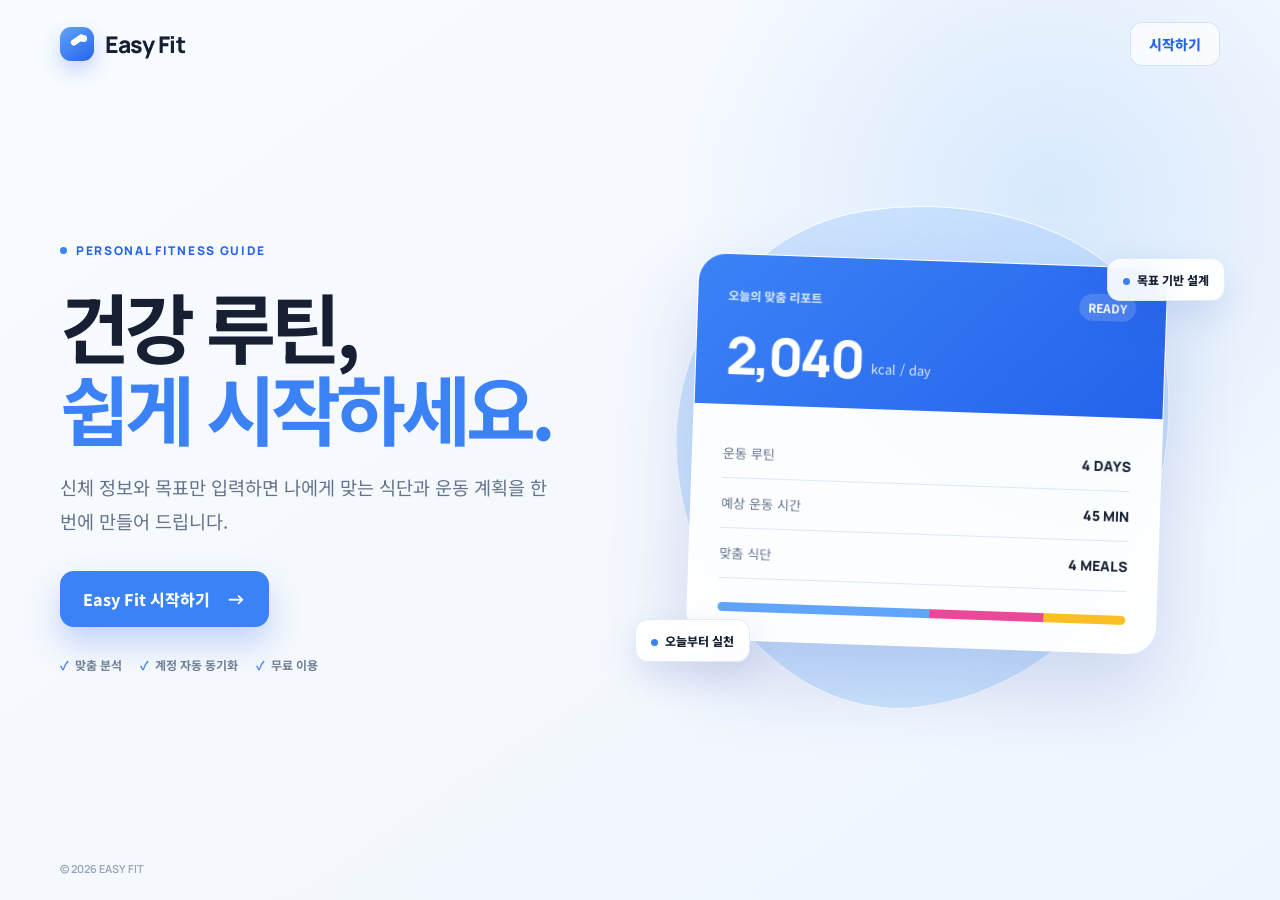
<file: index.html>
<!DOCTYPE html>
<html lang="ko">
<head>
    <meta charset="UTF-8">
    <meta name="viewport" content="width=device-width, initial-scale=1.0">
    <meta name="description" content="신체 정보와 목표를 바탕으로 식단과 운동 루틴을 설계하는 Easy Fit">
    <title>Easy Fit | 나에게 맞는 건강 루틴</title>
    <link rel="preconnect" href="https://fonts.googleapis.com">
    <link rel="preconnect" href="https://fonts.gstatic.com" crossorigin>
    <link href="https://fonts.googleapis.com/css2?family=Manrope:wght@600;700;800&family=Noto+Sans+KR:wght@400;500;600;700;800&display=swap" rel="stylesheet">
    <style>
        :root {
            --primary: #3b82f6;
            --primary-dark: #2563eb;
            --ink: #172033;
            --muted: #64748b;
            --line: #dbe7f6;
            --surface: #ffffff;
            --background: #f4f8fd;
        }

        * { box-sizing: border-box; }
        html { scroll-behavior: smooth; }
        body {
            min-height: 100vh;
            margin: 0;
            overflow-x: hidden;
            background:
                radial-gradient(circle at 82% 22%, rgba(147, 197, 253, 0.3), transparent 29%),
                linear-gradient(145deg, #f8fbff 0%, var(--background) 62%, #edf5ff 100%);
            color: var(--ink);
            font-family: "Noto Sans KR", sans-serif;
        }

        a { color: inherit; text-decoration: none; }
        .shell { width: min(1160px, calc(100% - 48px)); margin: 0 auto; }

        .site-header {
            display: flex;
            align-items: center;
            justify-content: space-between;
            height: 88px;
        }

        .brand {
            display: inline-flex;
            align-items: center;
            gap: 11px;
            font: 800 23px/1 "Manrope", sans-serif;
            letter-spacing: -0.04em;
        }

        .brand-mark {
            position: relative;
            width: 34px;
            height: 34px;
            overflow: hidden;
            border-radius: 11px;
            background: linear-gradient(145deg, #60a5fa, var(--primary-dark));
            box-shadow: 0 9px 20px rgba(37, 99, 235, 0.24);
        }

        .brand-mark::before,
        .brand-mark::after {
            position: absolute;
            content: "";
            border-radius: 99px;
            background: white;
        }

        .brand-mark::before { width: 15px; height: 6px; top: 10px; left: 10px; transform: rotate(-35deg); }
        .brand-mark::after { width: 7px; height: 7px; top: 8px; right: 7px; }

        .header-cta {
            padding: 11px 18px;
            border: 1px solid rgba(59, 130, 246, 0.2);
            border-radius: 12px;
            background: rgba(255, 255, 255, 0.72);
            color: var(--primary-dark);
            font-size: 14px;
            font-weight: 800;
            backdrop-filter: blur(12px);
            transition: transform 0.2s ease, box-shadow 0.2s ease;
        }

        .header-cta:hover { transform: translateY(-2px); box-shadow: 0 10px 24px rgba(37, 99, 235, 0.14); }

        .hero {
            display: grid;
            grid-template-columns: minmax(0, 0.92fr) minmax(440px, 1.08fr);
            align-items: center;
            gap: 76px;
            min-height: calc(100vh - 132px);
            padding: 56px 0 92px;
        }

        .eyebrow {
            display: inline-flex;
            align-items: center;
            gap: 9px;
            color: var(--primary-dark);
            font: 800 12px/1 "Manrope", sans-serif;
            letter-spacing: 0.14em;
            text-transform: uppercase;
        }

        .eyebrow::before { width: 7px; height: 7px; border-radius: 50%; background: var(--primary); content: ""; }

        h1 {
            margin: 25px 0 22px;
            font-size: clamp(48px, 6vw, 76px);
            line-height: 1.08;
            letter-spacing: -0.065em;
        }

        h1 span { color: var(--primary); }

        .hero-copy {
            max-width: 520px;
            margin: 0;
            color: var(--muted);
            font-size: clamp(16px, 1.45vw, 19px);
            line-height: 1.8;
            word-break: keep-all;
        }

        .primary-cta {
            display: inline-flex;
            align-items: center;
            gap: 16px;
            margin-top: 34px;
            padding: 16px 23px;
            border-radius: 14px;
            background: var(--primary);
            color: white;
            font-size: 16px;
            font-weight: 800;
            box-shadow: 0 16px 32px rgba(37, 99, 235, 0.25);
            transition: transform 0.2s ease, background 0.2s ease, box-shadow 0.2s ease;
        }

        .primary-cta::after { content: "→"; font: 700 20px/1 "Manrope", sans-serif; }
        .primary-cta:hover { transform: translateY(-3px); background: var(--primary-dark); box-shadow: 0 20px 36px rgba(37, 99, 235, 0.3); }

        .quick-points {
            display: flex;
            flex-wrap: wrap;
            gap: 18px;
            margin-top: 29px;
            color: #718096;
            font-size: 12px;
            font-weight: 700;
        }

        .quick-points span::before { margin-right: 6px; color: var(--primary); content: "✓"; }

        .visual {
            position: relative;
            display: grid;
            min-height: 540px;
            place-items: center;
        }

        .visual-orb {
            position: absolute;
            width: 500px;
            height: 500px;
            border: 1px solid rgba(255, 255, 255, 0.9);
            border-radius: 45% 55% 58% 42% / 48% 38% 62% 52%;
            background: linear-gradient(145deg, rgba(191, 219, 254, 0.7), rgba(147, 197, 253, 0.38));
            transform: rotate(-8deg);
        }

        .report-card {
            position: relative;
            z-index: 1;
            width: min(470px, 90%);
            overflow: hidden;
            border: 1px solid rgba(255, 255, 255, 0.9);
            border-radius: 28px;
            background: rgba(255, 255, 255, 0.9);
            box-shadow: 0 35px 80px rgba(30, 64, 175, 0.18);
            backdrop-filter: blur(20px);
            transform: rotate(2deg);
        }

        .report-top { padding: 27px 30px 25px; background: linear-gradient(135deg, #3b82f6, #2563eb); color: white; }
        .report-label { display: flex; align-items: center; justify-content: space-between; color: #dbeafe; font-size: 12px; font-weight: 700; }
        .report-label b { padding: 5px 9px; border-radius: 99px; background: rgba(255, 255, 255, 0.16); color: white; }
        .report-value { display: flex; align-items: flex-end; gap: 9px; margin-top: 22px; }
        .report-value strong { font: 800 52px/0.95 "Manrope", sans-serif; letter-spacing: -0.05em; }
        .report-value span { padding-bottom: 6px; color: #dbeafe; font-size: 13px; }

        .report-body { padding: 24px 30px 28px; }
        .report-row { display: flex; align-items: center; justify-content: space-between; padding: 15px 0; border-bottom: 1px solid var(--line); font-size: 13px; }
        .report-row span { color: var(--muted); }
        .report-row strong { font: 800 14px "Manrope", sans-serif; }
        .macro-bar { display: flex; height: 9px; margin-top: 24px; overflow: hidden; border-radius: 99px; }
        .macro-bar i:nth-child(1) { width: 52%; background: #60a5fa; }
        .macro-bar i:nth-child(2) { width: 28%; background: #ec4899; }
        .macro-bar i:nth-child(3) { width: 20%; background: #fbbf24; }

        .float-chip {
            position: absolute;
            z-index: 2;
            padding: 12px 15px;
            border: 1px solid rgba(219, 231, 246, 0.8);
            border-radius: 13px;
            background: rgba(255, 255, 255, 0.92);
            box-shadow: 0 14px 35px rgba(30, 64, 175, 0.13);
            font-size: 12px;
            font-weight: 800;
            backdrop-filter: blur(12px);
        }

        .float-chip.top { top: 74px; right: -5px; }
        .float-chip.bottom { bottom: 62px; left: 0; }
        .float-chip::before { display: inline-block; width: 7px; height: 7px; margin-right: 7px; border-radius: 50%; background: var(--primary); content: ""; }

        .site-footer {
            position: absolute;
            bottom: 24px;
            left: 50%;
            width: min(1160px, calc(100% - 48px));
            color: #94a3b8;
            font: 600 11px "Manrope", sans-serif;
            transform: translateX(-50%);
        }

        @media (max-width: 950px) {
            .hero { grid-template-columns: 1fr; gap: 20px; padding-top: 70px; text-align: center; }
            .hero-copy { margin-inline: auto; }
            .quick-points { justify-content: center; }
            .visual { min-height: 500px; }
            .site-footer { position: static; width: auto; padding: 22px 0; text-align: center; transform: none; }
        }

        @media (max-width: 560px) {
            .shell { width: min(100% - 30px, 1160px); }
            .site-header { height: 74px; }
            .header-cta { padding: 9px 12px; font-size: 12px; }
            .hero { min-height: auto; padding: 48px 0 55px; }
            h1 { margin-top: 20px; font-size: 45px; }
            .hero-copy { font-size: 15px; }
            .visual { min-height: 410px; }
            .visual-orb { width: 360px; height: 360px; }
            .report-card { width: calc(100% - 28px); border-radius: 22px; }
            .report-top { padding: 22px; }
            .report-body { padding: 19px 22px 22px; }
            .report-value strong { font-size: 42px; }
            .float-chip { padding: 9px 11px; font-size: 10px; }
            .float-chip.top { top: 34px; right: -2px; }
            .float-chip.bottom { bottom: 20px; left: -2px; }
            .quick-points { gap: 10px 14px; }
        }
    </style>
</head>
<body>
    <header class="site-header shell">
        <a class="brand" href="index.html" aria-label="Easy Fit 시작페이지">
            <span class="brand-mark" aria-hidden="true"></span>
            Easy Fit
        </a>
        <a class="header-cta" href="app.html">시작하기</a>
    </header>

    <main class="hero shell">
        <section class="hero-content">
            <span class="eyebrow">Personal fitness guide</span>
            <h1>건강 루틴,<br><span>쉽게 시작하세요.</span></h1>
            <p class="hero-copy">신체 정보와 목표만 입력하면 나에게 맞는 식단과 운동 계획을 한 번에 만들어 드립니다.</p>
            <a class="primary-cta" href="app.html">Easy Fit 시작하기</a>
            <div class="quick-points" aria-label="주요 특징">
                <span>맞춤 분석</span>
                <span>계정 자동 동기화</span>
                <span>무료 이용</span>
            </div>
        </section>

        <section class="visual" aria-label="Easy Fit 맞춤 분석 결과 미리보기">
            <div class="visual-orb" aria-hidden="true"></div>
            <article class="report-card">
                <div class="report-top">
                    <div class="report-label"><span>오늘의 맞춤 리포트</span><b>READY</b></div>
                    <div class="report-value"><strong>2,040</strong><span>kcal / day</span></div>
                </div>
                <div class="report-body">
                    <div class="report-row"><span>운동 루틴</span><strong>4 DAYS</strong></div>
                    <div class="report-row"><span>예상 운동 시간</span><strong>45 MIN</strong></div>
                    <div class="report-row"><span>맞춤 식단</span><strong>4 MEALS</strong></div>
                    <div class="macro-bar" aria-label="탄수화물, 단백질, 지방 비율"><i></i><i></i><i></i></div>
                </div>
            </article>
            <div class="float-chip top">목표 기반 설계</div>
            <div class="float-chip bottom">오늘부터 실천</div>
        </section>
    </main>

    <footer class="site-footer">© 2026 EASY FIT</footer>
</body>
</html>
</file>
